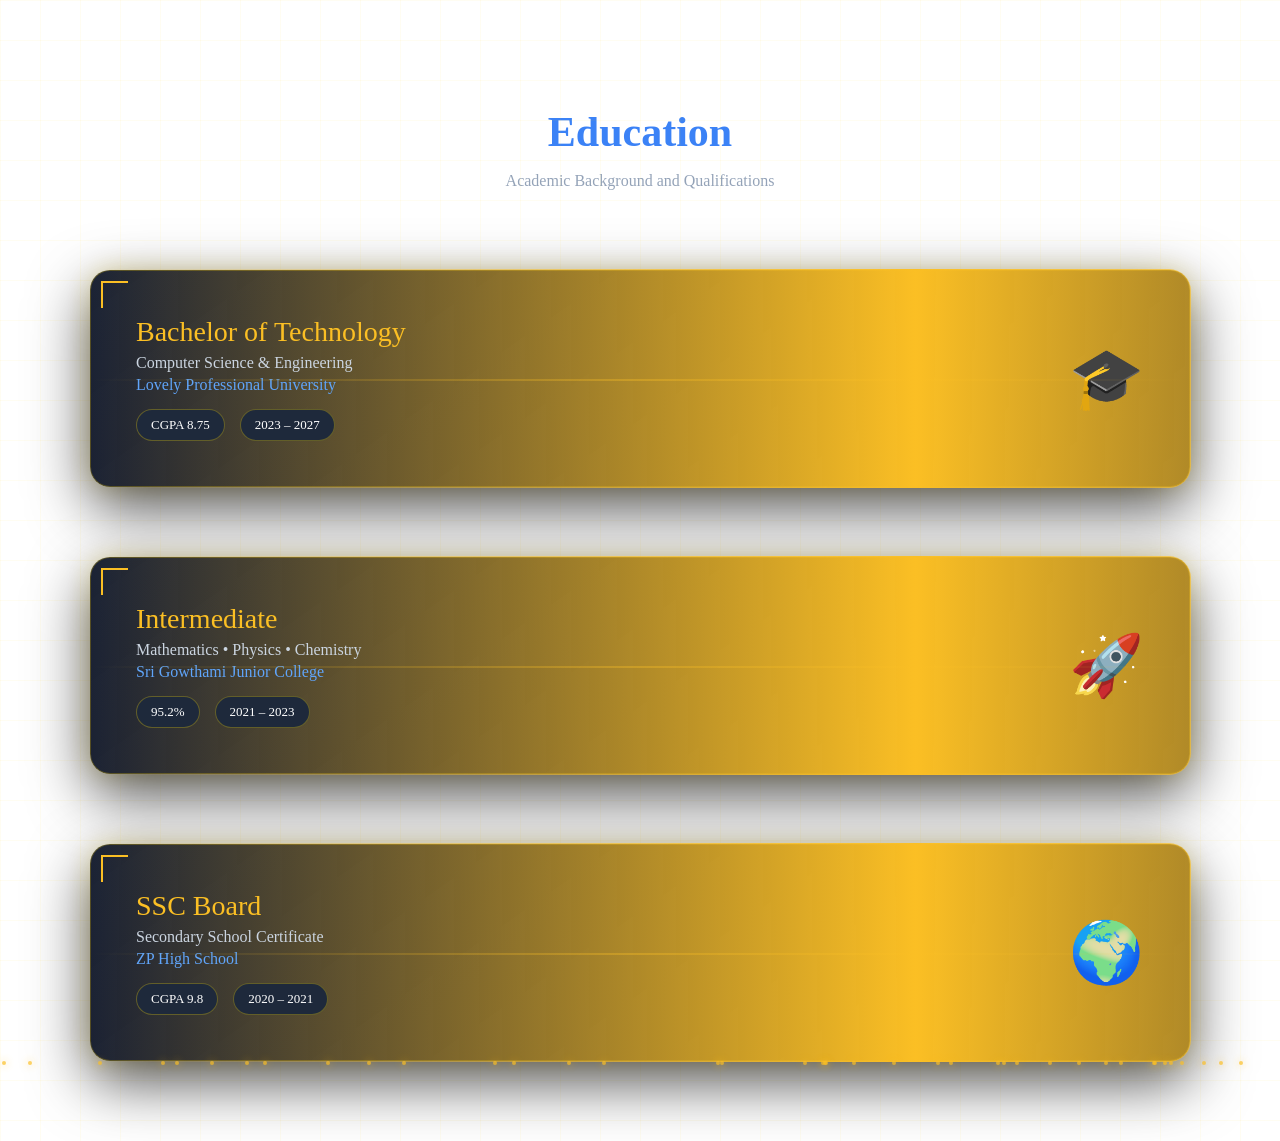
<file: portfolio-main/education-test.html>
<!DOCTYPE html>
<html lang="en">

<head>

<meta charset="UTF-8">
<meta name="viewport" content="width=device-width, initial-scale=1.0">

<title>Education Advanced UI</title>

<style>

/* ===== PAGE ===== */

body{
margin:0;
font-family:Segoe UI;
background:white;
color:white;
overflow-x:hidden;
padding:80px 20px;
perspective:1200px;
}

/* circuit background */

body::before{
content:"";
position:fixed;
inset:0;

background-image:
linear-gradient(rgba(255,215,0,.05) 1px,transparent 1px),
linear-gradient(90deg,rgba(255,215,0,.05) 1px,transparent 1px);

background-size:40px 40px;

pointer-events:none;
}

/* title */

h1{
text-align:center;
font-size:42px;
color:#3b82f6;
margin-bottom:10px;
}

.subtitle{
text-align:center;
color:#94a3b8;
margin-bottom:80px;
}

/* ===== CONTAINER ===== */

.edu-container{
max-width:1100px;
margin:auto;
display:flex;
flex-direction:column;
gap:70px;
}

/* ===== PANEL ===== */

.edu-panel{

display:flex;
justify-content:space-between;
align-items:center;

padding:45px;

border-radius:20px;

position:relative;

background:linear-gradient(
145deg,
rgba(15,23,42,.95),
rgba(2,6,23,.9)
);

backdrop-filter:blur(10px);

border:1px solid rgba(255,215,0,.25);

box-shadow:
0 20px 60px rgba(0,0,0,.7),
0 0 25px rgba(255,215,0,.25);

transition:.4s;

transform-style:preserve-3d;

}

/* animated border */

.edu-panel::after{

content:"";

position:absolute;

inset:-2px;

border-radius:22px;

background:linear-gradient(
90deg,
transparent,
#fbbf24,
transparent,
#f59e0b,
transparent
);

background-size:300% 300%;

animation:borderMove 6s linear infinite;

z-index:-1;

}

@keyframes borderMove{

0%{background-position:0%}
100%{background-position:300%}

}

/* corner brackets */

.edu-panel::before{

content:"";

position:absolute;

top:10px;
left:10px;

width:25px;
height:25px;

border-top:2px solid #fbbf24;
border-left:2px solid #fbbf24;

}

/* hover */

.edu-panel:hover{

transform:translateY(-12px) scale(1.02);

box-shadow:
0 50px 90px rgba(0,0,0,.9),
0 0 40px rgba(251,191,36,.8);

}

/* ===== TEXT ===== */

.edu-title{
font-size:28px;
color:#fbbf24;
}

.edu-field{
color:#cbd5e1;
margin-top:6px;
}

.edu-college{
color:#60a5fa;
margin-top:4px;
}

/* meta */

.meta{
display:flex;
gap:15px;
margin-top:15px;
}

.meta span{
background:#1e293b;
padding:7px 14px;
border-radius:20px;
font-size:13px;
border:1px solid rgba(255,215,0,.3);
}

/* ===== ICON ===== */

.edu-icon{
font-size:60px;
animation:iconPulse 3s ease-in-out infinite;
}

@keyframes iconPulse{

0%,100%{
filter:drop-shadow(0 0 10px #fbbf24);
}

50%{
filter:drop-shadow(0 0 30px #fbbf24);
}

}

/* ===== CIRCUIT LINE ===== */

.circuit{

position:absolute;

left:0;
top:50%;

width:100%;
height:2px;

background:linear-gradient(
90deg,
transparent,
#fbbf24,
transparent
);

animation:circuitMove 4s linear infinite;

opacity:.35;

}

@keyframes circuitMove{

0%{transform:translateX(-100%)}
100%{transform:translateX(100%)}

}

/* ===== PARTICLES ===== */

.particle{
position:fixed;
width:4px;
height:4px;
background:#fbbf24;
border-radius:50%;
box-shadow:0 0 8px #fbbf24;
animation:float 8s linear infinite;
opacity:.7;
}

@keyframes float{

0%{
transform:translateY(100vh);
opacity:0;
}

10%{opacity:1}

100%{
transform:translateY(-20vh);
opacity:0;
}

}

/* ===== MOBILE ===== */

@media(max-width:700px){

.edu-panel{
flex-direction:column;
align-items:flex-start;
gap:20px;
}

.edu-icon{
font-size:40px;
}

}

</style>

</head>

<body>

<h1>Education</h1>
<p class="subtitle">Academic Background and Qualifications</p>

<div class="edu-container">

<!-- BTech -->

<div class="edu-panel">

<div class="circuit"></div>

<div>

<div class="edu-title">Bachelor of Technology</div>

<div class="edu-field">
Computer Science & Engineering
</div>

<div class="edu-college">
Lovely Professional University
</div>

<div class="meta">
<span>CGPA 8.75</span>
<span>2023 – 2027</span>
</div>

</div>

<div class="edu-icon">🎓</div>

</div>


<!-- Intermediate -->

<div class="edu-panel">

<div class="circuit"></div>

<div>

<div class="edu-title">Intermediate</div>

<div class="edu-field">
Mathematics • Physics • Chemistry
</div>

<div class="edu-college">
Sri Gowthami Junior College
</div>

<div class="meta">
<span>95.2%</span>
<span>2021 – 2023</span>
</div>

</div>

<div class="edu-icon">🚀</div>

</div>


<!-- SSC -->

<div class="edu-panel">

<div class="circuit"></div>

<div>

<div class="edu-title">SSC Board</div>

<div class="edu-field">
Secondary School Certificate
</div>

<div class="edu-college">
ZP High School
</div>

<div class="meta">
<span>CGPA 9.8</span>
<span>2020 – 2021</span>
</div>

</div>

<div class="edu-icon">🌍</div>

</div>

</div>

<script>

/* floating particles */

for(let i=0;i<40;i++){

const p=document.createElement("div");

p.className="particle";

p.style.left=Math.random()*100+"vw";

p.style.animationDuration=6+Math.random()*6+"s";

document.body.appendChild(p);

}

/* 3D tilt */

const panels=document.querySelectorAll(".edu-panel");

panels.forEach(panel=>{

panel.addEventListener("mousemove",e=>{

const rect=panel.getBoundingClientRect();

const x=(e.clientX-rect.left)/rect.width;
const y=(e.clientY-rect.top)/rect.height;

const rotateY=(x-.5)*20;
const rotateX=(.5-y)*20;

panel.style.transform=
`rotateX(${rotateX}deg) rotateY(${rotateY}deg) scale(1.03)`;

});

panel.addEventListener("mouseleave",()=>{

panel.style.transform="rotateX(0) rotateY(0) scale(1)";

});

});

</script>

</body>
</html>
</file>
